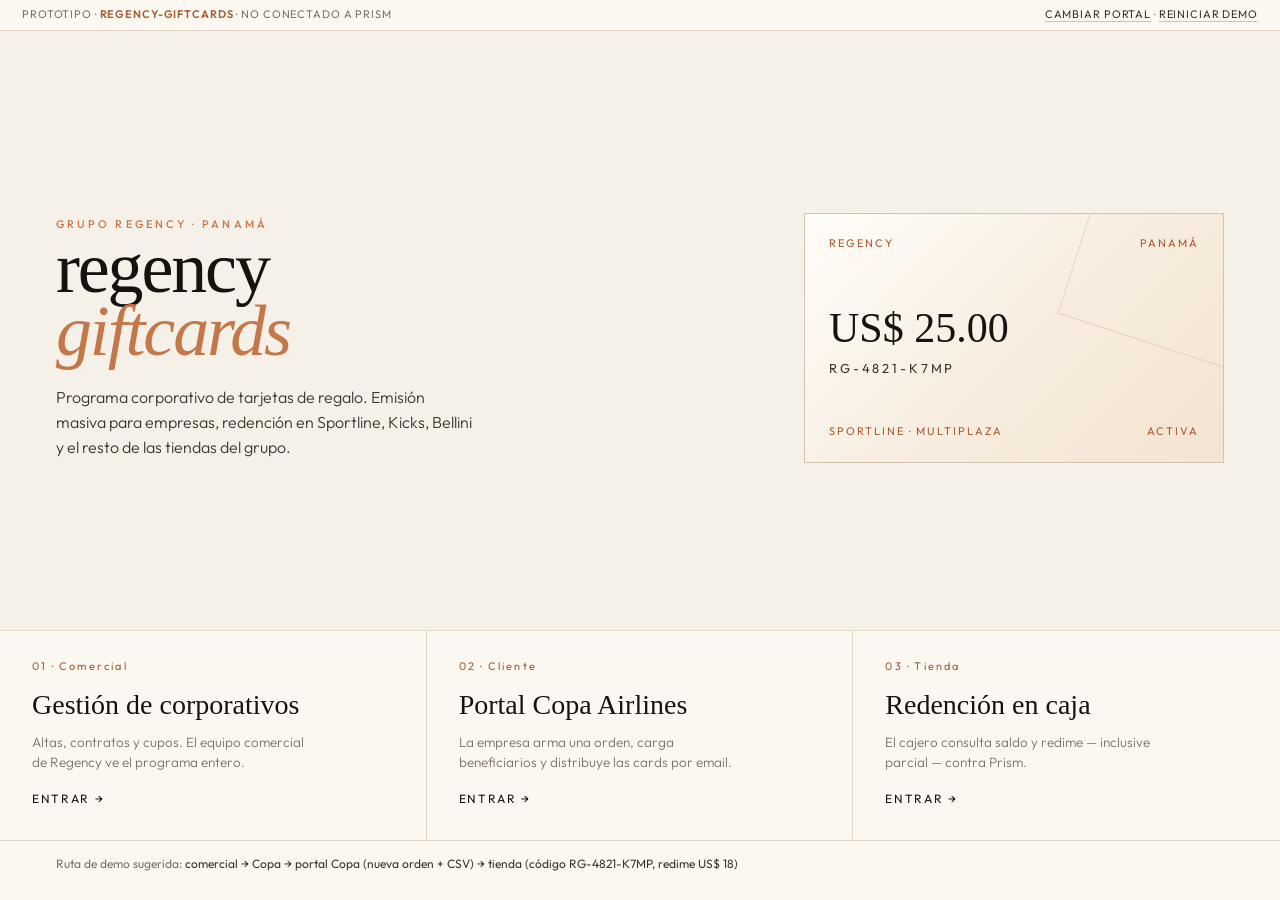
<file: index.html>
<!DOCTYPE html>
<html lang="es">
<head>
  <meta charset="UTF-8" />
  <meta http-equiv="refresh" content="0; url=prototype/" />
  <link rel="canonical" href="prototype/" />
  <title>regency-giftcards</title>
</head>
<body>
  <p><a href="prototype/">Abrir prototipo regency-giftcards</a></p>
</body>
</html>
</file>
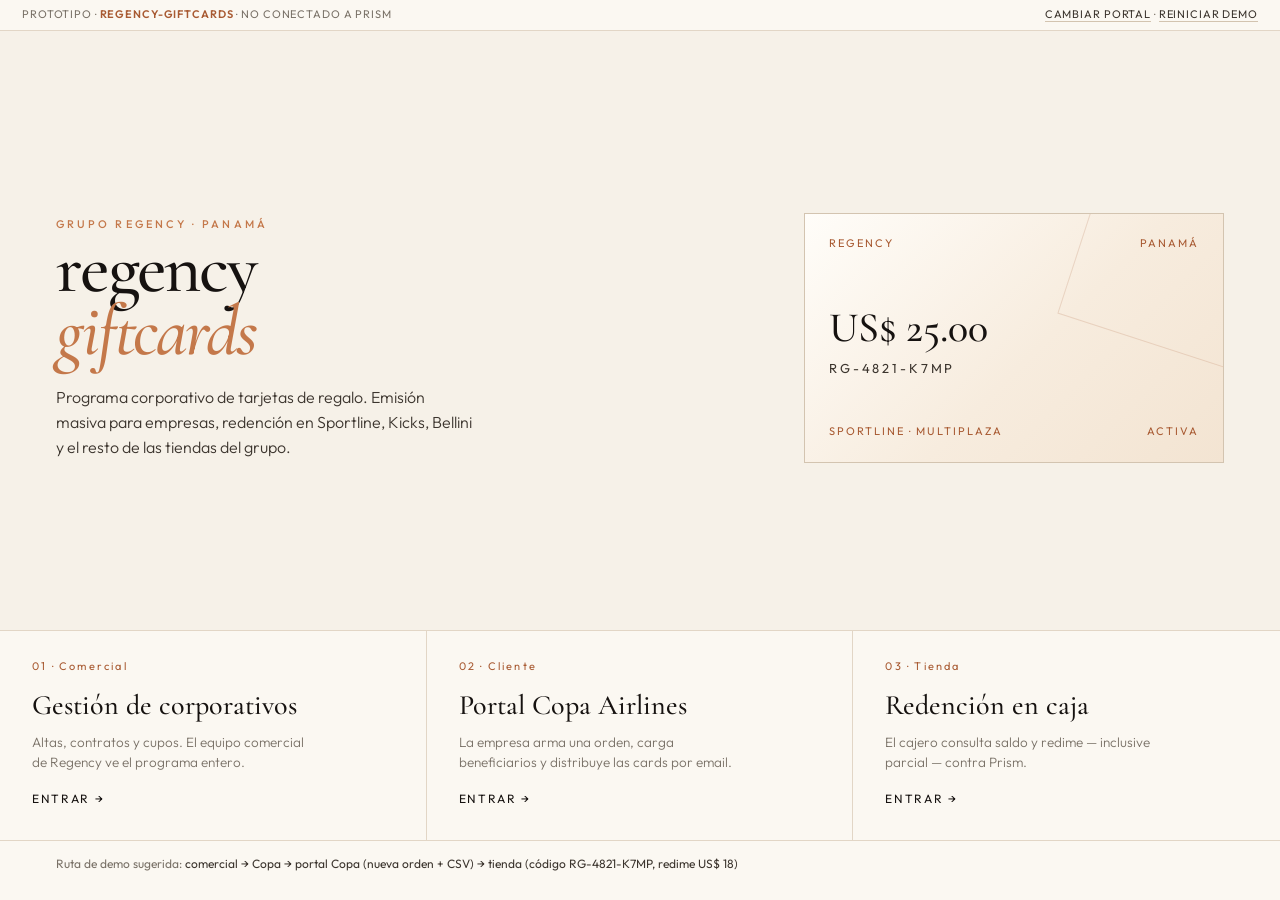
<file: prototype/index.html>
<!DOCTYPE html>
<html lang="es">
<head>
  <meta charset="UTF-8" />
  <meta name="viewport" content="width=device-width, initial-scale=1.0" />
  <title>regency-giftcards · prototipo</title>
  <link rel="icon" href="favicon.svg" type="image/svg+xml" />
  <link rel="stylesheet" href="app.css" />
</head>
<body>
  <div id="app"></div>
  <script src="app.js"></script>
</body>
</html>
</file>
<file: prototype/app.css>
@import url('https://fonts.googleapis.com/css2?family=Cormorant+Garamond:ital,wght@0,500;0,600;0,700;1,500;1,600&family=Outfit:wght@300;400;500;600;700&display=swap');

:root {
  --ink: #161210;
  --ink-2: #3c352e;
  --muted: #7a7268;
  --faint: #a3988c;
  --line: #e2d6c6;
  --line-2: #d3c4b0;
  --paper: #f6f1e8;
  --paper-2: #efe6d6;
  --white: #fbf8f2;
  --copper: #a85a32;
  --copper-2: #c4784a;
  --copper-soft: #f3e4d6;
  --wine: #7a2433;
  --forest: #2f6b4f;
  --forest-soft: #dceae2;
  --danger: #9b2c2c;
  --night: #fbf8f2;
  --night-2: #f3ebe0;
  --night-3: #ffffff;
  --pos-ok: #7dcea0;
  --radius: 3px;
  --shadow: 0 12px 40px rgba(22, 18, 16, 0.08);
  --font: 'Outfit', system-ui, sans-serif;
  --serif: 'Cormorant Garamond', Georgia, serif;
}

* { box-sizing: border-box; margin: 0; padding: 0; }

html, body {
  min-height: 100%;
  background: var(--paper);
  color: var(--ink);
  font-family: var(--font);
  font-size: 15px;
  line-height: 1.45;
  -webkit-font-smoothing: antialiased;
}

button, input, select, textarea { font-family: inherit; }

a { color: inherit; text-decoration: none; }

button { cursor: pointer; }

img { max-width: 100%; }

#app { min-height: 100vh; }

.serif { font-family: var(--serif); }

/* ——— proto strip ——— */
.proto-strip {
  display: flex;
  justify-content: space-between;
  align-items: center;
  gap: 12px;
  padding: 7px 22px;
  background: var(--white);
  color: var(--muted);
  font-size: 11px;
  letter-spacing: 0.08em;
  text-transform: uppercase;
  border-bottom: 1px solid var(--line);
}
.proto-strip b { color: var(--copper); font-weight: 600; }
.proto-strip a { color: var(--ink-2); border-bottom: 1px solid var(--line-2); }
.proto-strip a:hover { color: var(--copper); }

/* ——— landing ——— */
.landing {
  min-height: 100vh;
  background: var(--paper);
  color: var(--ink);
  display: flex;
  flex-direction: column;
}
.landing-hero {
  flex: 1;
  padding: 48px 56px 32px;
  display: grid;
  grid-template-columns: 1.1fr 0.9fr;
  gap: 48px;
  align-items: center;
}
.brand-lockup {
  display: flex;
  flex-direction: column;
  gap: 4px;
}
.brand-lockup .kicker {
  font-size: 11px;
  letter-spacing: 0.28em;
  text-transform: uppercase;
  color: var(--copper-2);
  font-weight: 500;
}
.brand-lockup h1 {
  font-family: var(--serif);
  font-size: 72px;
  font-weight: 500;
  line-height: 0.88;
  letter-spacing: -0.03em;
}
.brand-lockup h1 em {
  font-style: italic;
  color: var(--copper-2);
}
.brand-lockup .sub {
  margin-top: 18px;
  max-width: 38ch;
  color: var(--ink-2);
  font-weight: 300;
  font-size: 16px;
  line-height: 1.55;
}
.gift-plastic {
  width: 100%;
  max-width: 420px;
  aspect-ratio: 1.68 / 1;
  background:
    linear-gradient(135deg, #fffdf9 0%, #f7ecde 55%, #f3e4d2 100%);
  border: 1px solid var(--line-2);
  color: var(--ink);
  padding: 22px 24px;
  display: flex;
  flex-direction: column;
  justify-content: space-between;
  position: relative;
  overflow: hidden;
  justify-self: end;
}
.gift-plastic::after {
  content: '';
  position: absolute;
  right: -40px;
  top: -50px;
  width: 180px;
  height: 180px;
  border: 1px solid rgba(168,90,50,.18);
  transform: rotate(18deg);
}
.gift-plastic .row {
  display: flex;
  justify-content: space-between;
  font-size: 11px;
  letter-spacing: 0.18em;
  text-transform: uppercase;
  color: var(--copper);
}
.gift-plastic .amt {
  font-family: var(--serif);
  font-size: 42px;
  font-weight: 500;
}
.gift-plastic .code {
  font-size: 13px;
  letter-spacing: 0.22em;
  color: var(--ink-2);
}
.portals {
  display: grid;
  grid-template-columns: 1fr 1fr 1fr;
  border-top: 1px solid var(--line);
}
.portal-card {
  display: block;
  padding: 28px 32px 32px;
  border-right: 1px solid var(--line);
  background: var(--white);
  color: inherit;
  text-align: left;
  transition: background .2s;
}
.portal-card:last-child { border-right: none; }
.portal-card:hover { background: var(--copper-soft); }
.portal-card .n {
  font-size: 11px;
  letter-spacing: 0.2em;
  color: var(--copper);
  margin-bottom: 10px;
}
.portal-card h2 {
  font-family: var(--serif);
  font-size: 28px;
  font-weight: 500;
  margin-bottom: 8px;
}
.portal-card p {
  color: var(--muted);
  font-size: 13.5px;
  font-weight: 300;
  max-width: 32ch;
}
.portal-card .go {
  margin-top: 18px;
  font-size: 12px;
  letter-spacing: 0.14em;
  text-transform: uppercase;
  color: var(--ink);
}

.demo-hint {
  padding: 14px 56px 28px;
  color: var(--muted);
  font-size: 12px;
  background: var(--white);
  border-top: 1px solid var(--line);
}
.demo-hint span { color: var(--ink-2); }

/* ——— shells ——— */
.shell {
  min-height: 100vh;
  display: grid;
  grid-template-columns: 228px 1fr;
  background: var(--paper);
}
.side {
  background: var(--white);
  border-right: 1px solid var(--line);
  padding: 22px 18px;
  display: flex;
  flex-direction: column;
}
.side-brand {
  padding: 4px 8px 22px;
  border-bottom: 1px solid var(--line);
  margin-bottom: 18px;
}
.side-brand .kicker {
  font-size: 10px;
  letter-spacing: 0.22em;
  text-transform: uppercase;
  color: var(--copper);
}
.side-brand strong {
  display: block;
  font-family: var(--serif);
  font-size: 26px;
  font-weight: 600;
  letter-spacing: -0.02em;
  line-height: 1;
}
.side-brand small {
  color: var(--muted);
  font-size: 11px;
}
.nav-link {
  display: block;
  padding: 9px 10px;
  color: var(--ink-2);
  font-size: 13.5px;
  border-left: 2px solid transparent;
}
.nav-link:hover { background: var(--paper-2); }
.nav-link.active {
  color: var(--ink);
  border-left-color: var(--copper);
  background: var(--copper-soft);
  font-weight: 500;
}
.nav-link.soon {
  color: var(--faint);
  pointer-events: none;
}
.nav-link.soon::after {
  content: ' · pronto';
  font-size: 10px;
  letter-spacing: 0.06em;
}
.side-foot {
  margin-top: auto;
  padding: 12px 8px 0;
  border-top: 1px solid var(--line);
  font-size: 12px;
  color: var(--muted);
}
.side-foot a { color: var(--copper); }

.main {
  min-width: 0;
  padding: 28px 36px 48px;
}

.page-head {
  display: flex;
  justify-content: space-between;
  align-items: flex-end;
  gap: 16px;
  margin-bottom: 22px;
  padding-bottom: 16px;
  border-bottom: 1px solid var(--line);
}
.page-head h1 {
  font-family: var(--serif);
  font-size: 34px;
  font-weight: 600;
  letter-spacing: -0.02em;
  line-height: 1;
}
.page-head p { color: var(--muted); font-size: 13.5px; margin-top: 6px; }

.who {
  text-align: right;
  font-size: 12px;
  color: var(--muted);
}
.who b { display: block; color: var(--ink); font-weight: 500; font-size: 13px; }

/* ——— bits ——— */
.btn {
  display: inline-flex;
  align-items: center;
  gap: 8px;
  background: var(--ink);
  color: var(--paper);
  border: 1px solid var(--ink);
  padding: 10px 16px;
  font-size: 13px;
  font-weight: 500;
  letter-spacing: 0.04em;
  border-radius: var(--radius);
}
.btn:hover { background: #2a241f; }
.btn-ghost {
  background: transparent;
  color: var(--ink);
  border: 1px solid var(--line-2);
}
.btn-ghost:hover { background: var(--paper-2); }
.btn-copper {
  background: var(--copper);
  border-color: var(--copper);
  color: #fff;
}
.btn-copper:hover { background: #8e4a28; }
.btn-lg { padding: 14px 22px; font-size: 14px; }
.btn[disabled] { opacity: .4; cursor: not-allowed; }

.chip {
  display: inline-flex;
  align-items: center;
  gap: 6px;
  font-size: 11px;
  font-weight: 500;
  letter-spacing: 0.06em;
  text-transform: uppercase;
  padding: 3px 8px;
  border: 1px solid var(--line);
  background: var(--white);
  color: var(--ink-2);
}
.chip-ok { background: var(--forest-soft); border-color: transparent; color: var(--forest); }
.chip-warn { background: #f6e7c8; border-color: transparent; color: #7a5416; }
.chip-off { color: var(--muted); }
.chip-wine { background: #f3dce0; border-color: transparent; color: var(--wine); }

.grid-2 { display: grid; grid-template-columns: 1fr 1fr; gap: 14px; }
.grid-3 { display: grid; grid-template-columns: 1fr 1fr 1fr; gap: 14px; }
.grid-4 { display: grid; grid-template-columns: 1fr 1fr 1fr 1fr; gap: 12px; }

.stat {
  background: var(--white);
  border: 1px solid var(--line);
  padding: 16px 16px 14px;
}
.stat .lbl {
  font-size: 11px;
  letter-spacing: 0.12em;
  text-transform: uppercase;
  color: var(--muted);
}
.stat .val {
  font-family: var(--serif);
  font-size: 30px;
  font-weight: 600;
  margin-top: 4px;
  line-height: 1;
}
.stat .hint { font-size: 12px; color: var(--muted); margin-top: 6px; }

.panel {
  background: var(--white);
  border: 1px solid var(--line);
  padding: 18px;
}
.panel h3 {
  font-size: 13px;
  letter-spacing: 0.1em;
  text-transform: uppercase;
  color: var(--muted);
  font-weight: 500;
  margin-bottom: 12px;
}

table {
  width: 100%;
  border-collapse: collapse;
  font-size: 13.5px;
}
th {
  text-align: left;
  font-size: 11px;
  letter-spacing: 0.1em;
  text-transform: uppercase;
  color: var(--muted);
  font-weight: 500;
  padding: 8px 10px;
  border-bottom: 1px solid var(--line);
}
td {
  padding: 11px 10px;
  border-bottom: 1px solid var(--line);
  vertical-align: middle;
}
tr:last-child td { border-bottom: none; }
tr.clickable { cursor: pointer; }
tr.clickable:hover td { background: var(--paper); }
.mono { font-variant-numeric: tabular-nums; letter-spacing: 0.04em; }
.right { text-align: right; }

.search {
  width: 100%;
  border: 1px solid var(--line-2);
  background: var(--white);
  padding: 10px 12px;
  font-size: 14px;
  color: var(--ink);
  outline: none;
}
.search:focus { border-color: var(--copper); }

label.field {
  display: block;
  font-size: 11px;
  letter-spacing: 0.1em;
  text-transform: uppercase;
  color: var(--muted);
  margin-bottom: 12px;
}
label.field input,
label.field select,
label.field textarea {
  display: block;
  width: 100%;
  margin-top: 6px;
  border: 1px solid var(--line-2);
  background: var(--white);
  padding: 10px 12px;
  font-size: 14px;
  color: var(--ink);
  outline: none;
}
label.field input:focus,
label.field select:focus,
label.field textarea:focus { border-color: var(--copper); }

.drop {
  border: 1px dashed var(--line-2);
  background: var(--paper);
  padding: 28px;
  text-align: center;
  cursor: pointer;
}
.drop:hover, .drop.loaded { border-color: var(--copper); background: var(--copper-soft); }
.drop strong { display: block; font-weight: 500; margin-bottom: 4px; }
.drop span { color: var(--muted); font-size: 13px; }

.progress {
  height: 6px;
  background: var(--paper-2);
  overflow: hidden;
}
.progress > i {
  display: block;
  height: 100%;
  background: var(--copper);
}

.toast {
  position: fixed;
  right: 22px;
  bottom: 22px;
  background: var(--ink);
  color: var(--paper);
  padding: 12px 16px;
  font-size: 13px;
  z-index: 50;
  box-shadow: var(--shadow);
}

.overlay {
  position: fixed;
  inset: 0;
  background: rgba(18,16,14,.55);
  display: flex;
  align-items: center;
  justify-content: center;
  z-index: 40;
}
.overlay-card {
  background: var(--white);
  padding: 36px 40px;
  min-width: 320px;
  text-align: center;
}
.overlay-card h2 {
  font-family: var(--serif);
  font-size: 28px;
  margin: 10px 0 6px;
}
.spinner {
  width: 28px;
  height: 28px;
  border: 2px solid var(--line);
  border-top-color: var(--copper);
  border-radius: 50%;
  margin: 0 auto;
  animation: spin .8s linear infinite;
}
@keyframes spin { to { transform: rotate(360deg); } }

.timeline { display: flex; flex-direction: column; gap: 10px; }
.tl {
  display: grid;
  grid-template-columns: 16px 1fr;
  gap: 10px;
  font-size: 13.5px;
}
.tl i {
  width: 8px;
  height: 8px;
  border-radius: 50%;
  background: var(--copper);
  margin-top: 6px;
}
.tl span { color: var(--muted); font-size: 12px; }

.card-face {
  background: linear-gradient(135deg, #fffdf9, #f4e6d4);
  color: var(--ink);
  padding: 16px;
  min-height: 118px;
  display: flex;
  flex-direction: column;
  justify-content: space-between;
  border: 1px solid var(--line-2);
}
.card-face .top {
  display: flex;
  justify-content: space-between;
  font-size: 10px;
  letter-spacing: 0.16em;
  text-transform: uppercase;
  color: var(--copper);
}
.card-face .amt { font-family: var(--serif); font-size: 26px; }
.card-face .who-name { font-size: 12px; color: var(--ink-2); }
.card-face .code { font-size: 11px; letter-spacing: 0.16em; cursor: pointer; }
.card-face .code:hover { color: var(--copper); }

.denoms { display: flex; gap: 8px; flex-wrap: wrap; }
.denom {
  border: 1px solid var(--line-2);
  background: var(--white);
  padding: 10px 14px;
  font-size: 14px;
}
.denom.on { border-color: var(--ink); background: var(--ink); color: var(--paper); }

.steps {
  display: flex;
  gap: 18px;
  margin-bottom: 18px;
  font-size: 12px;
  letter-spacing: 0.08em;
  text-transform: uppercase;
  color: var(--faint);
}
.steps .on { color: var(--ink); font-weight: 600; }

/* ——— POS ——— */
.pos {
  min-height: calc(100vh - 31px);
  background: var(--paper);
  color: var(--ink);
  display: grid;
  grid-template-columns: 1.15fr 0.85fr;
}
.pos-left { padding: 28px 32px; border-right: 1px solid var(--line); }
.pos-right { padding: 28px 32px; background: var(--white); }
.pos-top {
  display: flex;
  justify-content: space-between;
  align-items: flex-start;
  margin-bottom: 28px;
}
.pos-brand .kicker {
  font-size: 11px;
  letter-spacing: 0.22em;
  text-transform: uppercase;
  color: var(--copper);
}
.pos-brand h1 {
  font-family: var(--serif);
  font-size: 32px;
  font-weight: 500;
  line-height: 1;
}
.pos-meta { text-align: right; font-size: 13px; color: var(--muted); }
.pos-meta b { display: block; color: var(--ink); font-weight: 500; }
.pos .btn-ghost { color: var(--ink); border-color: var(--line-2); }

.pos-input {
  width: 100%;
  background: transparent;
  border: none;
  border-bottom: 1px solid var(--line-2);
  color: var(--ink);
  font-family: var(--serif);
  font-size: 36px;
  letter-spacing: 0.12em;
  padding: 8px 0;
  outline: none;
}
.pos-input::placeholder { color: var(--faint); letter-spacing: 0.08em; font-size: 28px; }

.keys {
  display: grid;
  grid-template-columns: repeat(3, 1fr);
  gap: 8px;
  margin-top: 18px;
}
.key {
  background: var(--paper);
  border: 1px solid var(--line);
  color: var(--ink);
  padding: 16px;
  font-size: 20px;
  font-weight: 500;
}
.key:hover { background: var(--copper-soft); }
.key.wide { grid-column: span 2; }
.key.ok { background: var(--copper); border-color: var(--copper); color: #fff; }

.pos-card {
  border: 1px solid var(--line);
  background: var(--white);
  padding: 18px;
  margin-top: 10px;
}
.pos-card .amt {
  font-family: var(--serif);
  font-size: 48px;
  line-height: 1;
  margin: 8px 0;
}
.pos-card .lbl { font-size: 11px; letter-spacing: 0.14em; text-transform: uppercase; color: var(--copper); }

.ticket {
  background: var(--paper);
  color: var(--ink);
  padding: 22px;
  font-size: 13px;
}
.ticket h2 {
  font-family: var(--serif);
  text-align: center;
  font-size: 24px;
  font-weight: 600;
}
.ticket .dash { border-top: 1px dashed #cbbba6; margin: 10px 0; }
.ticket .row { display: flex; justify-content: space-between; margin: 4px 0; }

.muted { color: var(--muted); }
.faint { color: var(--faint); }
.mt { margin-top: 16px; }
.mt-sm { margin-top: 10px; }
.flex { display: flex; gap: 10px; align-items: center; }
.flex-end { display: flex; gap: 10px; justify-content: flex-end; }
.space { display: flex; justify-content: space-between; align-items: center; gap: 12px; }

.empty {
  padding: 32px;
  text-align: center;
  color: var(--muted);
  border: 1px dashed var(--line);
}

@media (max-width: 960px) {
  .landing-hero, .shell, .pos, .portals, .grid-2, .grid-3, .grid-4 {
    grid-template-columns: 1fr;
  }
  .gift-plastic { justify-self: start; }
  .portal-card { border-right: none; border-bottom: 1px solid var(--line); }
  .side { display: none; }
  .landing-hero, .demo-hint { padding-left: 22px; padding-right: 22px; }
  .brand-lockup h1 { font-size: 52px; }
}
</file>
